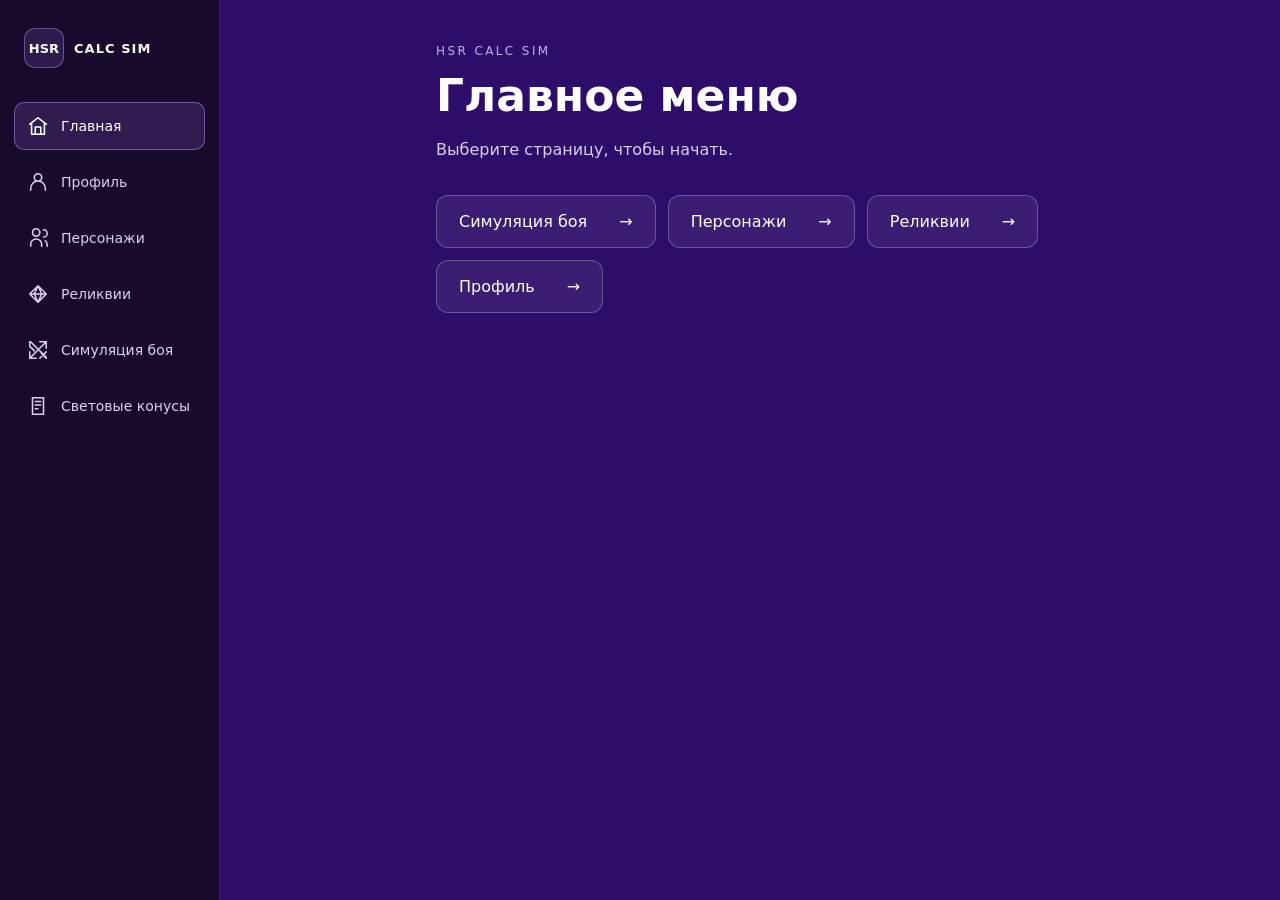
<file: index.html>
<!DOCTYPE html>
<html lang="ru">
<head>
  <meta charset="UTF-8">
  <meta name="viewport" content="width=device-width, initial-scale=1">
  <title>Главная — HSR Calc Sim</title>
  <link rel="stylesheet" href="styles.css">
</head>
<body class="app-body">
  <a class="skip-link" href="#main-content">К содержимому</a>
  <aside class="app-sidebar" aria-label="Меню приложения">
    <a class="sidebar-brand" href="index.html" aria-label="HSR Calc Sim — главная"><span class="brand-mark" aria-hidden="true">HSR</span><span class="sidebar-brand-text">CALC SIM</span></a>
    <nav class="sidebar-nav" aria-label="Страницы">
      <a class="sidebar-link" href="index.html" title="Главная" aria-current="page"><svg viewBox="0 0 24 24" fill="none" stroke="currentColor" stroke-width="1.7" stroke-linecap="round" stroke-linejoin="round" aria-hidden="true"><path d="M3 10 12 3l9 7M5 9v12h14V9M9 21v-8h6v8"/></svg><span class="sidebar-label">Главная</span></a>
      <a class="sidebar-link" href="profile.html" title="Профиль"><svg viewBox="0 0 24 24" fill="none" stroke="currentColor" stroke-width="1.7" stroke-linecap="round" stroke-linejoin="round" aria-hidden="true"><path d="M20 21v-2a8 8 0 0 0-16 0v2M16 7a4 4 0 1 1-8 0 4 4 0 0 1 8 0"/></svg><span class="sidebar-label">Профиль</span></a>
      <a class="sidebar-link" href="characters.html" title="Персонажи"><svg viewBox="0 0 24 24" fill="none" stroke="currentColor" stroke-width="1.7" stroke-linecap="round" stroke-linejoin="round" aria-hidden="true"><path d="M16 21v-2a6 6 0 0 0-12 0v2M14 6a4 4 0 1 1-8 0 4 4 0 0 1 8 0M18 3a4 4 0 0 1 0 8M20 15a6 6 0 0 1 2 4v2"/></svg><span class="sidebar-label">Персонажи</span></a>
      <a class="sidebar-link" href="relics.html" title="Реликвии"><svg viewBox="0 0 24 24" fill="none" stroke="currentColor" stroke-width="1.7" stroke-linecap="round" stroke-linejoin="round" aria-hidden="true"><path d="m12 3 9 9-9 9-9-9 9-9ZM3 12h18M12 3l4 9-4 9-4-9 4-9Z"/></svg><span class="sidebar-label">Реликвии</span></a>
      <a class="sidebar-link" href="sim.html" title="Симуляция боя"><svg viewBox="0 0 24 24" fill="none" stroke="currentColor" stroke-width="1.7" stroke-linecap="round" stroke-linejoin="round" aria-hidden="true"><path d="m4 3 17 17M14 3h7v7M21 3 3 21M3 14v7h7M3 3v5l5 5M16 16l5 5M14 21l7-7"/></svg><span class="sidebar-label">Симуляция боя</span></a>
      <a class="sidebar-link" href="lightcones.html" title="Световые конусы"><svg viewBox="0 0 24 24" fill="none" stroke="currentColor" stroke-width="1.7" stroke-linecap="round" stroke-linejoin="round" aria-hidden="true"><path d="M6 3h12v18H6zM9 7h6M9 11h6M9 15h3"/></svg><span class="sidebar-label">Световые конусы</span></a>
    </nav>
  </aside>
  <main id="main-content" tabindex="-1" class="panel">
    <p class="eyebrow">HSR CALC SIM</p>
    <h1>Главное меню</h1>
    <p class="description">Выберите страницу, чтобы начать.</p>
    <nav aria-label="Главное меню" class="menu">
      <a class="button" href="sim.html">Симуляция боя <span aria-hidden="true">→</span></a>
      <a class="button" href="characters.html">Персонажи <span aria-hidden="true">→</span></a>
      <a class="button" href="relics.html">Реликвии <span aria-hidden="true">→</span></a>
      <a class="button" href="profile.html">Профиль <span aria-hidden="true">→</span></a>
    </nav>
  </main>
</body>
</html>
</file>
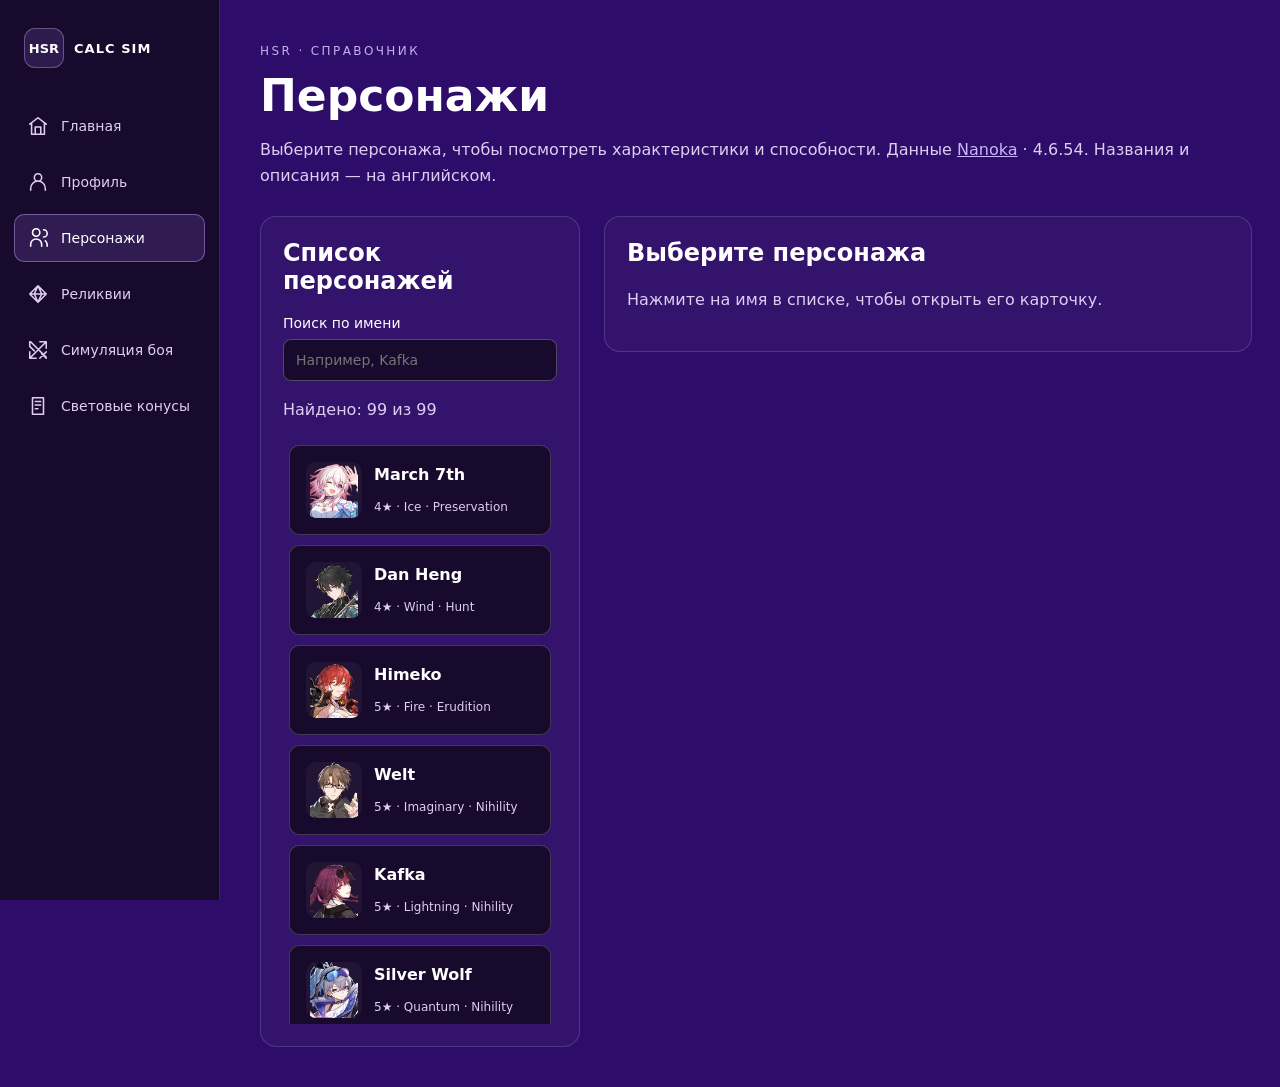
<file: characters.html>
<!DOCTYPE html>
<html lang="ru">
<head>
  <meta charset="UTF-8">
  <meta name="viewport" content="width=device-width, initial-scale=1">
  <title>Персонажи — HSR Calc Sim</title>
  <link rel="stylesheet" href="styles.css">
  <script src="characters.js" defer></script>
  <script src="toughness.js" defer></script>
  <script src="character-icon.js" defer></script>
  <script src="character-details.js" defer></script>
  <script src="character-library.js" defer></script>
</head>
<body class="app-body">
  <a class="skip-link" href="#main-content">К содержимому</a>
  <aside class="app-sidebar" aria-label="Меню приложения">
    <a class="sidebar-brand" href="index.html" aria-label="HSR Calc Sim — главная"><span class="brand-mark" aria-hidden="true">HSR</span><span class="sidebar-brand-text">CALC SIM</span></a>
    <nav class="sidebar-nav" aria-label="Страницы">
      <a class="sidebar-link" href="index.html" title="Главная"><svg viewBox="0 0 24 24" fill="none" stroke="currentColor" stroke-width="1.7" stroke-linecap="round" stroke-linejoin="round" aria-hidden="true"><path d="M3 10 12 3l9 7M5 9v12h14V9M9 21v-8h6v8"/></svg><span class="sidebar-label">Главная</span></a>
      <a class="sidebar-link" href="profile.html" title="Профиль"><svg viewBox="0 0 24 24" fill="none" stroke="currentColor" stroke-width="1.7" stroke-linecap="round" stroke-linejoin="round" aria-hidden="true"><path d="M20 21v-2a8 8 0 0 0-16 0v2M16 7a4 4 0 1 1-8 0 4 4 0 0 1 8 0"/></svg><span class="sidebar-label">Профиль</span></a>
      <a class="sidebar-link" href="characters.html" title="Персонажи" aria-current="page"><svg viewBox="0 0 24 24" fill="none" stroke="currentColor" stroke-width="1.7" stroke-linecap="round" stroke-linejoin="round" aria-hidden="true"><path d="M16 21v-2a6 6 0 0 0-12 0v2M14 6a4 4 0 1 1-8 0 4 4 0 0 1 8 0M18 3a4 4 0 0 1 0 8M20 15a6 6 0 0 1 2 4v2"/></svg><span class="sidebar-label">Персонажи</span></a>
      <a class="sidebar-link" href="relics.html" title="Реликвии"><svg viewBox="0 0 24 24" fill="none" stroke="currentColor" stroke-width="1.7" stroke-linecap="round" stroke-linejoin="round" aria-hidden="true"><path d="m12 3 9 9-9 9-9-9 9-9ZM3 12h18M12 3l4 9-4 9-4-9 4-9Z"/></svg><span class="sidebar-label">Реликвии</span></a>
      <a class="sidebar-link" href="sim.html" title="Симуляция боя"><svg viewBox="0 0 24 24" fill="none" stroke="currentColor" stroke-width="1.7" stroke-linecap="round" stroke-linejoin="round" aria-hidden="true"><path d="m4 3 17 17M14 3h7v7M21 3 3 21M3 14v7h7M3 3v5l5 5M16 16l5 5M14 21l7-7"/></svg><span class="sidebar-label">Симуляция боя</span></a>
      <a class="sidebar-link" href="lightcones.html" title="Световые конусы"><svg viewBox="0 0 24 24" fill="none" stroke="currentColor" stroke-width="1.7" stroke-linecap="round" stroke-linejoin="round" aria-hidden="true"><path d="M6 3h12v18H6zM9 7h6M9 11h6M9 15h3"/></svg><span class="sidebar-label">Световые конусы</span></a>
    </nav>
  </aside>
  <main id="main-content" tabindex="-1" class="panel library-panel">
    <p class="eyebrow">HSR · СПРАВОЧНИК</p>
    <h1>Персонажи</h1>
    <p class="description">Выберите персонажа, чтобы посмотреть характеристики и способности. Данные <a href="https://hsr.nanoka.cc/character" target="_blank" rel="noopener">Nanoka</a> · 4.6.54. Названия и описания — на английском.</p>
    <div class="library-layout">
      <section class="character-list-panel" aria-labelledby="list-heading">
        <h2 id="list-heading">Список персонажей</h2>
        <label class="library-search" for="character-search">Поиск по имени<input id="character-search" type="search" placeholder="Например, Kafka" autocomplete="off"></label>
        <p id="character-count" class="description" role="status"></p>
        <div id="character-list" class="library-list" aria-label="Персонажи"></div>
      </section>
      <section id="character-detail" class="character-detail" aria-labelledby="detail-heading">
        <h2 id="detail-heading">Выберите персонажа</h2>
        <p class="description">Нажмите на имя в списке, чтобы открыть его карточку.</p>
      </section>
    </div>
  </main>
</body>
</html>
</file>
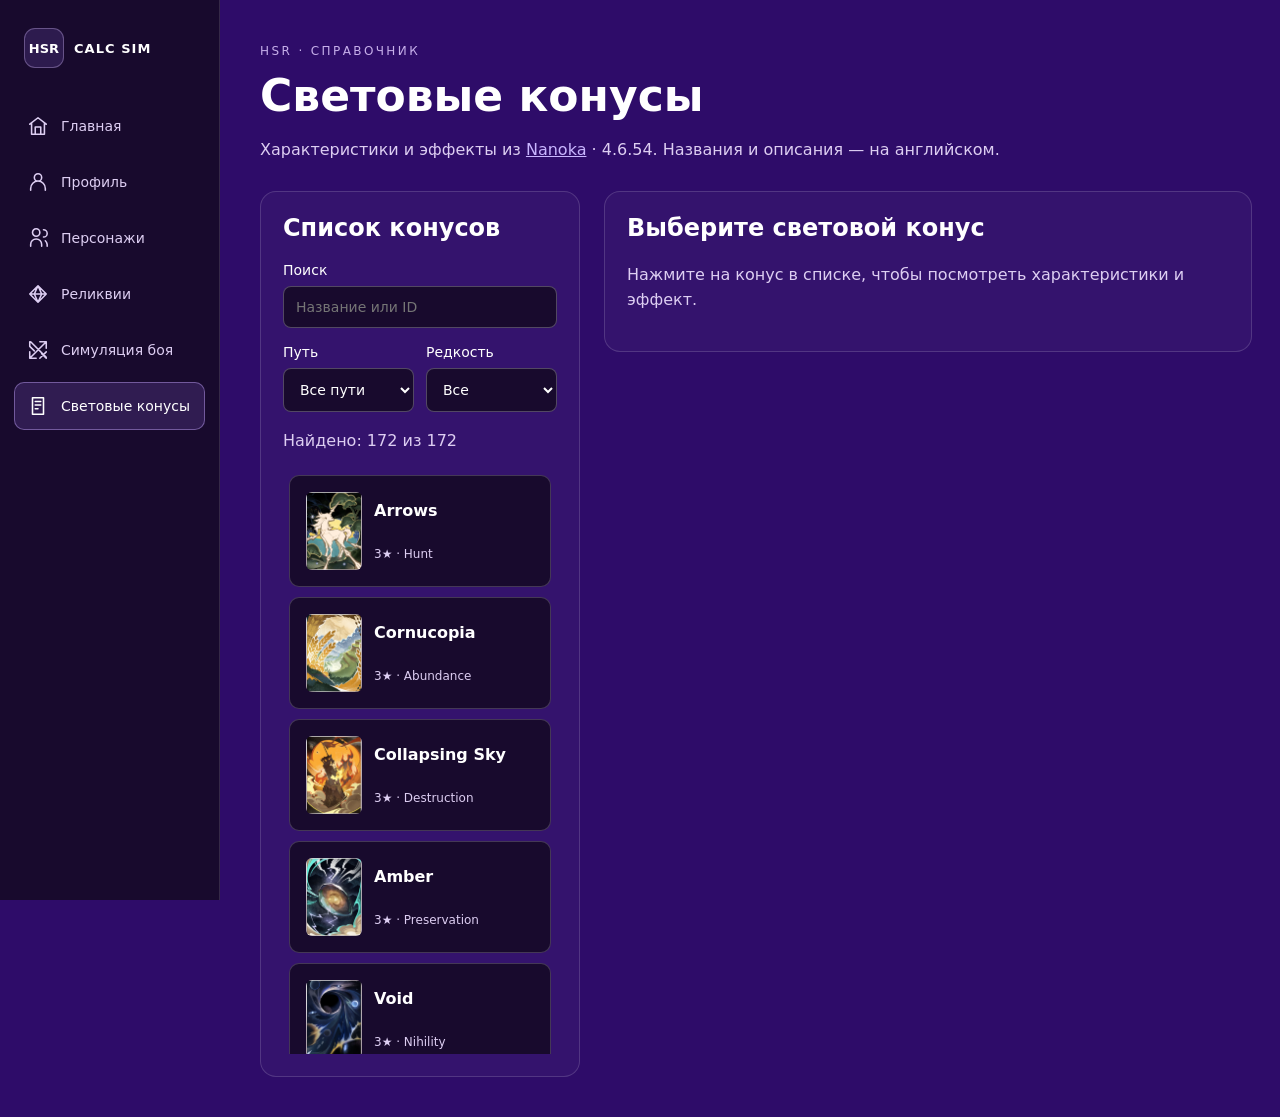
<file: lightcones.html>
<!DOCTYPE html>
<html lang="ru">
<head>
  <meta charset="UTF-8">
  <meta name="viewport" content="width=device-width, initial-scale=1">
  <title>Световые конусы — HSR Calc Sim</title>
  <link rel="stylesheet" href="styles.css">
  <script src="lightcones.js" defer></script>
  <script src="lightcone-library.js" defer></script>
</head>
<body class="app-body">
  <a class="skip-link" href="#main-content">К содержимому</a>
  <aside class="app-sidebar" aria-label="Меню приложения">
    <a class="sidebar-brand" href="index.html" aria-label="HSR Calc Sim — главная"><span class="brand-mark" aria-hidden="true">HSR</span><span class="sidebar-brand-text">CALC SIM</span></a>
    <nav class="sidebar-nav" aria-label="Страницы">
      <a class="sidebar-link" href="index.html" title="Главная"><svg viewBox="0 0 24 24" fill="none" stroke="currentColor" stroke-width="1.7" stroke-linecap="round" stroke-linejoin="round" aria-hidden="true"><path d="M3 10 12 3l9 7M5 9v12h14V9M9 21v-8h6v8"/></svg><span class="sidebar-label">Главная</span></a>
      <a class="sidebar-link" href="profile.html" title="Профиль"><svg viewBox="0 0 24 24" fill="none" stroke="currentColor" stroke-width="1.7" stroke-linecap="round" stroke-linejoin="round" aria-hidden="true"><path d="M20 21v-2a8 8 0 0 0-16 0v2M16 7a4 4 0 1 1-8 0 4 4 0 0 1 8 0"/></svg><span class="sidebar-label">Профиль</span></a>
      <a class="sidebar-link" href="characters.html" title="Персонажи"><svg viewBox="0 0 24 24" fill="none" stroke="currentColor" stroke-width="1.7" stroke-linecap="round" stroke-linejoin="round" aria-hidden="true"><path d="M16 21v-2a6 6 0 0 0-12 0v2M14 6a4 4 0 1 1-8 0 4 4 0 0 1 8 0M18 3a4 4 0 0 1 0 8M20 15a6 6 0 0 1 2 4v2"/></svg><span class="sidebar-label">Персонажи</span></a>
      <a class="sidebar-link" href="relics.html" title="Реликвии"><svg viewBox="0 0 24 24" fill="none" stroke="currentColor" stroke-width="1.7" stroke-linecap="round" stroke-linejoin="round" aria-hidden="true"><path d="m12 3 9 9-9 9-9-9 9-9ZM3 12h18M12 3l4 9-4 9-4-9 4-9Z"/></svg><span class="sidebar-label">Реликвии</span></a>
      <a class="sidebar-link" href="sim.html" title="Симуляция боя"><svg viewBox="0 0 24 24" fill="none" stroke="currentColor" stroke-width="1.7" stroke-linecap="round" stroke-linejoin="round" aria-hidden="true"><path d="m4 3 17 17M14 3h7v7M21 3 3 21M3 14v7h7M3 3v5l5 5M16 16l5 5M14 21l7-7"/></svg><span class="sidebar-label">Симуляция боя</span></a>
      <a class="sidebar-link" href="lightcones.html" title="Световые конусы" aria-current="page"><svg viewBox="0 0 24 24" fill="none" stroke="currentColor" stroke-width="1.7" stroke-linecap="round" stroke-linejoin="round" aria-hidden="true"><path d="M6 3h12v18H6zM9 7h6M9 11h6M9 15h3"/></svg><span class="sidebar-label">Световые конусы</span></a>
    </nav>
  </aside>
  <main id="main-content" tabindex="-1" class="panel library-panel">
    <p class="eyebrow">HSR · СПРАВОЧНИК</p>
    <h1>Световые конусы</h1>
    <p class="description">Характеристики и эффекты из <a href="https://hsr.nanoka.cc/lightcone" target="_blank" rel="noopener">Nanoka</a> · 4.6.54. Названия и описания — на английском.</p>
    <div class="library-layout">
      <section class="character-list-panel" aria-labelledby="lightcone-list-heading">
        <h2 id="lightcone-list-heading">Список конусов</h2>
        <label class="library-search">Поиск<input id="lightcone-search" type="search" placeholder="Название или ID" autocomplete="off"></label>
        <div class="lightcone-filters">
          <label class="library-search">Путь<select id="lightcone-path"><option value="">Все пути</option></select></label>
          <label class="library-search">Редкость<select id="lightcone-rarity"><option value="">Все</option><option value="5">5★</option><option value="4">4★</option><option value="3">3★</option></select></label>
        </div>
        <p id="lightcone-count" class="description" role="status"></p>
        <div id="lightcone-list" class="library-list" aria-label="Световые конусы"></div>
      </section>
      <section id="lightcone-detail" class="character-detail" aria-labelledby="lightcone-detail-heading">
        <h2 id="lightcone-detail-heading">Выберите световой конус</h2>
        <p class="description">Нажмите на конус в списке, чтобы посмотреть характеристики и эффект.</p>
      </section>
    </div>
  </main>
</body>
</html>
</file>
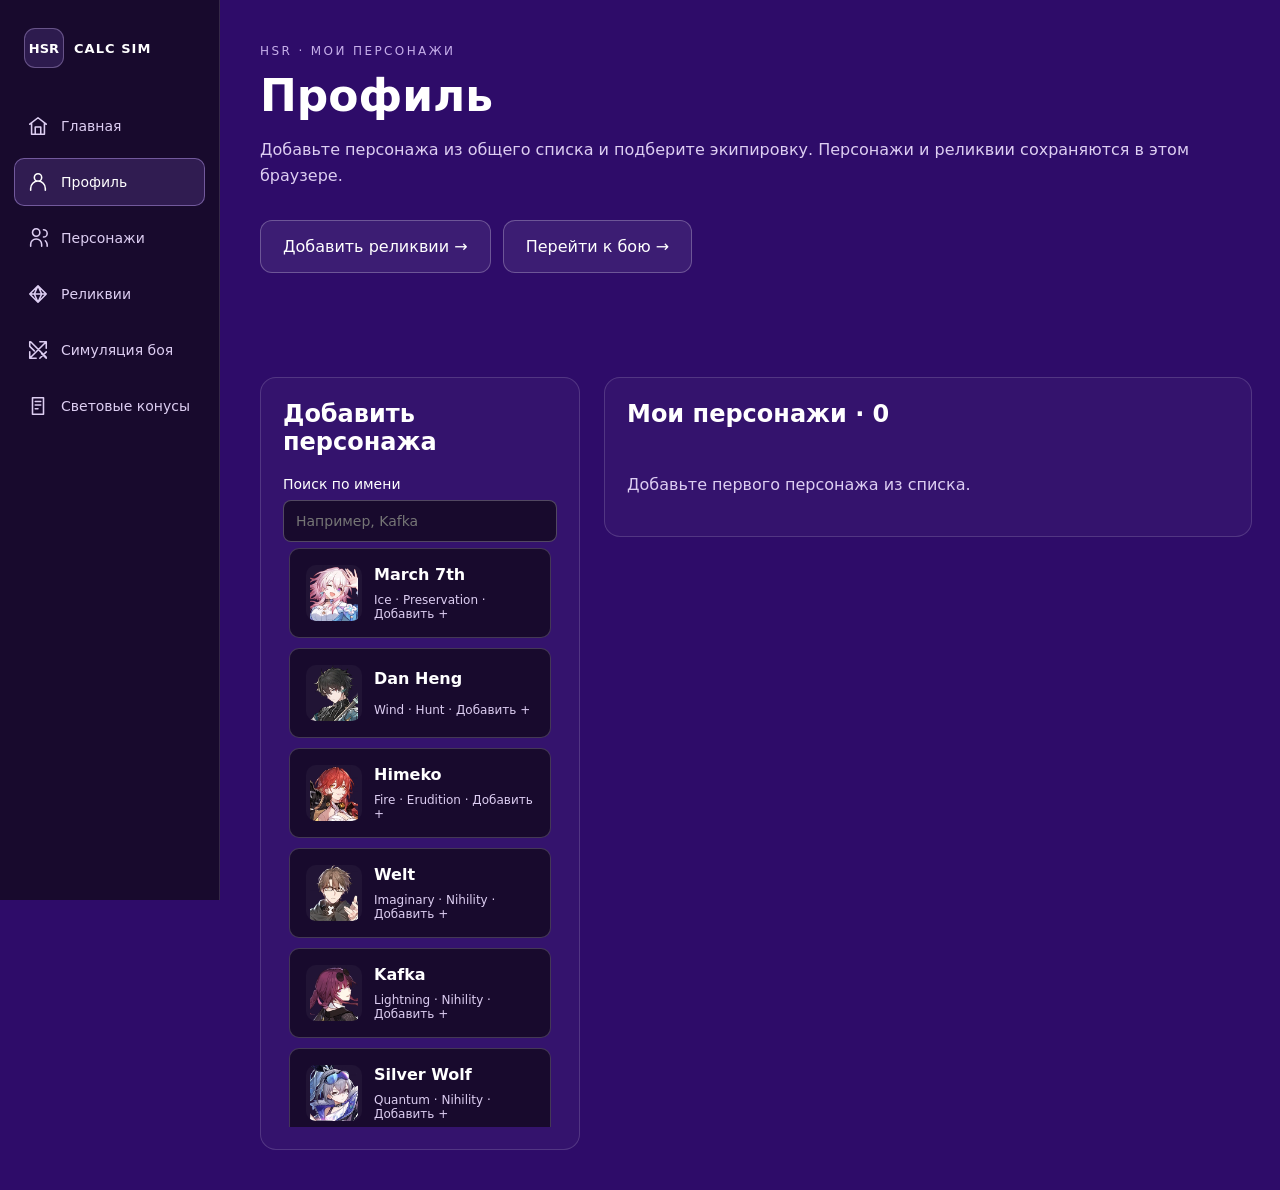
<file: profile.html>
<!DOCTYPE html>
<html lang="ru">
<head>
  <meta charset="UTF-8">
  <meta name="viewport" content="width=device-width, initial-scale=1">
  <title>Профиль — HSR Calc Sim</title>
  <link rel="stylesheet" href="styles.css">
  <script src="characters.js" defer></script>
  <script src="character-icon.js" defer></script>
  <script src="relics.js" defer></script>
  <script src="relic-model.js" defer></script>
  <script src="profile-model.js" defer></script>
  <script src="profile.js" defer></script>
</head>
<body class="app-body">
  <a class="skip-link" href="#main-content">К содержимому</a>
  <aside class="app-sidebar" aria-label="Меню приложения">
    <a class="sidebar-brand" href="index.html" aria-label="HSR Calc Sim — главная"><span class="brand-mark" aria-hidden="true">HSR</span><span class="sidebar-brand-text">CALC SIM</span></a>
    <nav class="sidebar-nav" aria-label="Страницы">
      <a class="sidebar-link" href="index.html" title="Главная"><svg viewBox="0 0 24 24" fill="none" stroke="currentColor" stroke-width="1.7" stroke-linecap="round" stroke-linejoin="round" aria-hidden="true"><path d="M3 10 12 3l9 7M5 9v12h14V9M9 21v-8h6v8"/></svg><span class="sidebar-label">Главная</span></a>
      <a class="sidebar-link" href="profile.html" title="Профиль" aria-current="page"><svg viewBox="0 0 24 24" fill="none" stroke="currentColor" stroke-width="1.7" stroke-linecap="round" stroke-linejoin="round" aria-hidden="true"><path d="M20 21v-2a8 8 0 0 0-16 0v2M16 7a4 4 0 1 1-8 0 4 4 0 0 1 8 0"/></svg><span class="sidebar-label">Профиль</span></a>
      <a class="sidebar-link" href="characters.html" title="Персонажи"><svg viewBox="0 0 24 24" fill="none" stroke="currentColor" stroke-width="1.7" stroke-linecap="round" stroke-linejoin="round" aria-hidden="true"><path d="M16 21v-2a6 6 0 0 0-12 0v2M14 6a4 4 0 1 1-8 0 4 4 0 0 1 8 0M18 3a4 4 0 0 1 0 8M20 15a6 6 0 0 1 2 4v2"/></svg><span class="sidebar-label">Персонажи</span></a>
      <a class="sidebar-link" href="relics.html" title="Реликвии"><svg viewBox="0 0 24 24" fill="none" stroke="currentColor" stroke-width="1.7" stroke-linecap="round" stroke-linejoin="round" aria-hidden="true"><path d="m12 3 9 9-9 9-9-9 9-9ZM3 12h18M12 3l4 9-4 9-4-9 4-9Z"/></svg><span class="sidebar-label">Реликвии</span></a>
      <a class="sidebar-link" href="sim.html" title="Симуляция боя"><svg viewBox="0 0 24 24" fill="none" stroke="currentColor" stroke-width="1.7" stroke-linecap="round" stroke-linejoin="round" aria-hidden="true"><path d="m4 3 17 17M14 3h7v7M21 3 3 21M3 14v7h7M3 3v5l5 5M16 16l5 5M14 21l7-7"/></svg><span class="sidebar-label">Симуляция боя</span></a>
      <a class="sidebar-link" href="lightcones.html" title="Световые конусы"><svg viewBox="0 0 24 24" fill="none" stroke="currentColor" stroke-width="1.7" stroke-linecap="round" stroke-linejoin="round" aria-hidden="true"><path d="M6 3h12v18H6zM9 7h6M9 11h6M9 15h3"/></svg><span class="sidebar-label">Световые конусы</span></a>
    </nav>
  </aside>
  <main id="main-content" tabindex="-1" class="panel library-panel">
    <p class="eyebrow">HSR · МОИ ПЕРСОНАЖИ</p>
    <h1>Профиль</h1>
    <p class="description">Добавьте персонажа из общего списка и подберите экипировку. Персонажи и реликвии сохраняются в этом браузере.</p>
    <nav class="menu" aria-label="Подготовка к бою">
      <a class="button" href="relics.html">Добавить реликвии →</a>
      <a class="button" href="sim.html">Перейти к бою →</a>
    </nav>
    <p id="profile-status" class="status" role="status"></p>
    <div class="library-layout">
      <section class="character-list-panel" aria-labelledby="profile-catalog-heading">
        <h2 id="profile-catalog-heading">Добавить персонажа</h2>
        <label class="library-search">Поиск по имени<input id="profile-search" type="search" placeholder="Например, Kafka" autocomplete="off"></label>
        <div id="profile-catalog" class="library-list" aria-label="Общий список персонажей"></div>
      </section>
      <section class="character-detail" aria-labelledby="profile-owned-heading">
        <h2 id="profile-owned-heading">Мои персонажи · <span id="profile-count">0</span></h2>
        <div id="profile-list" class="profile-list" aria-label="Персонажи профиля"></div>
        <div id="profile-detail"></div>
      </section>
    </div>
  </main>
</body>
</html>
</file>
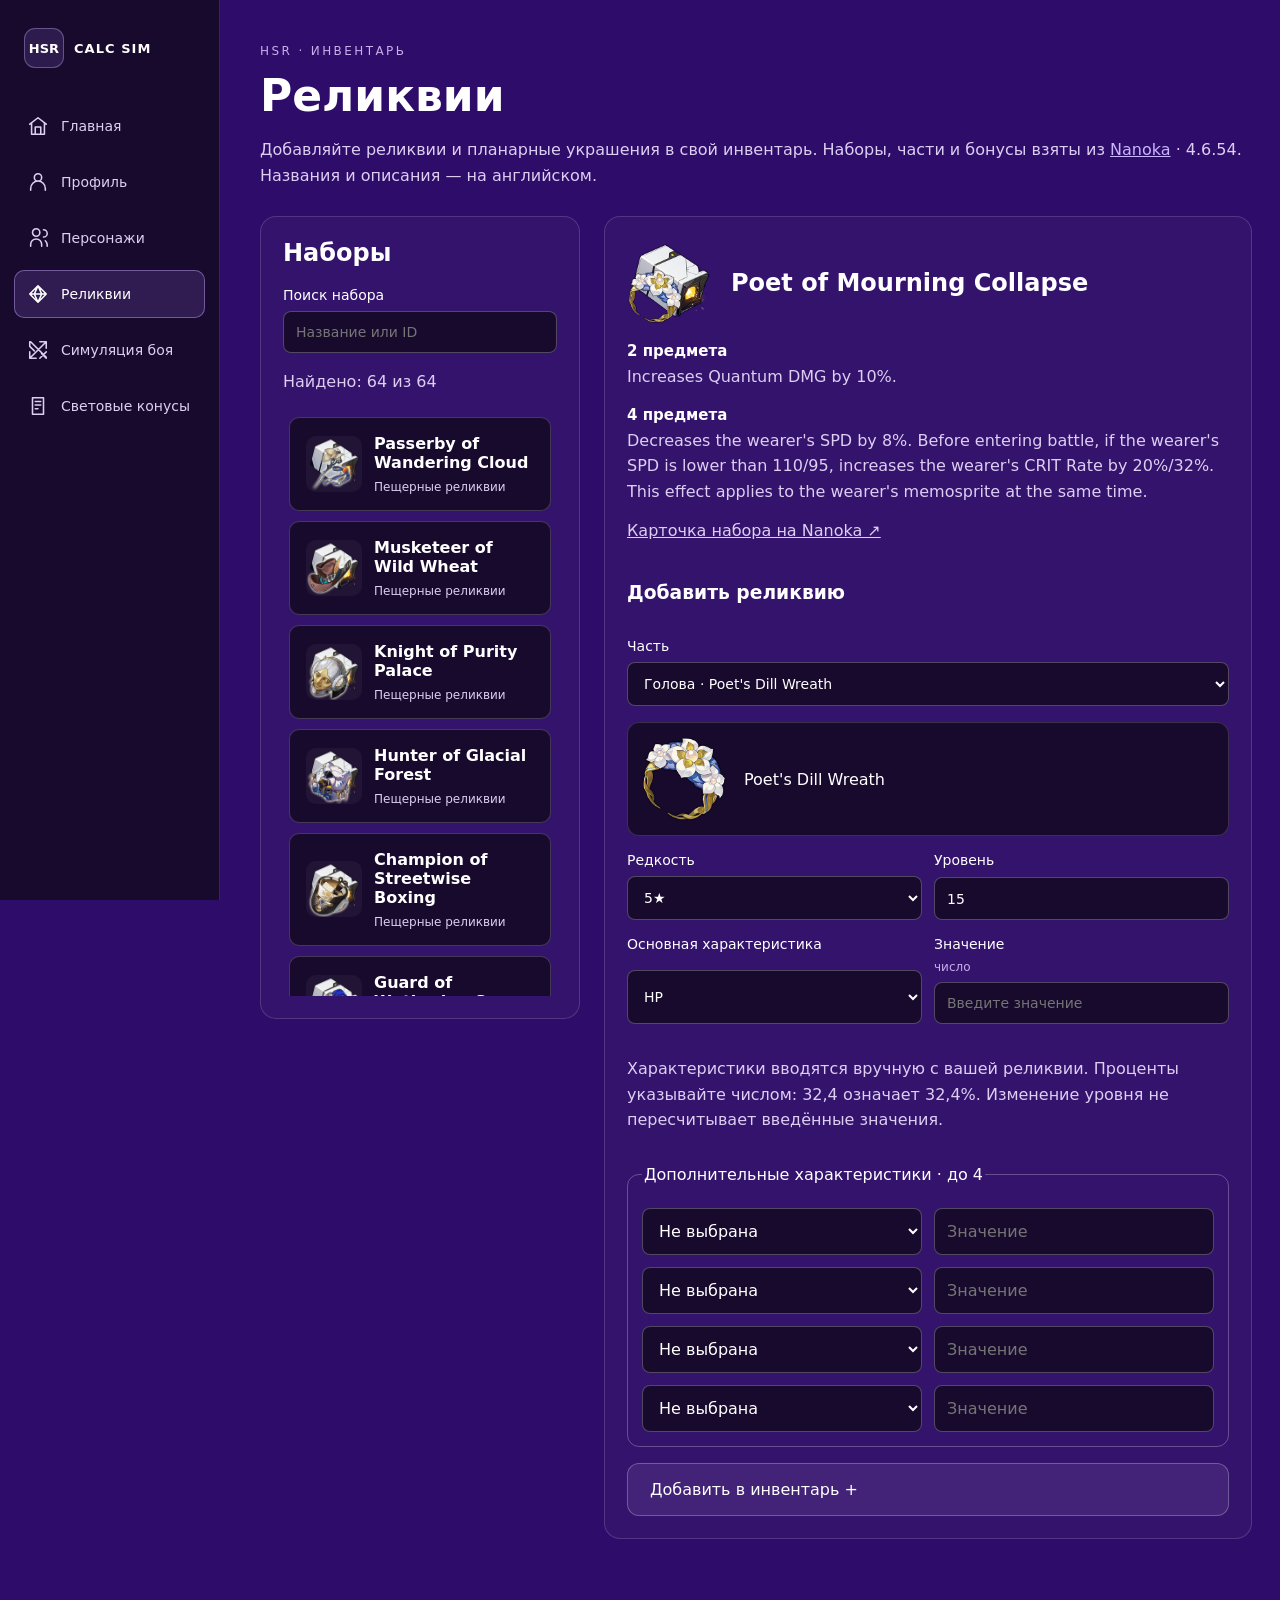
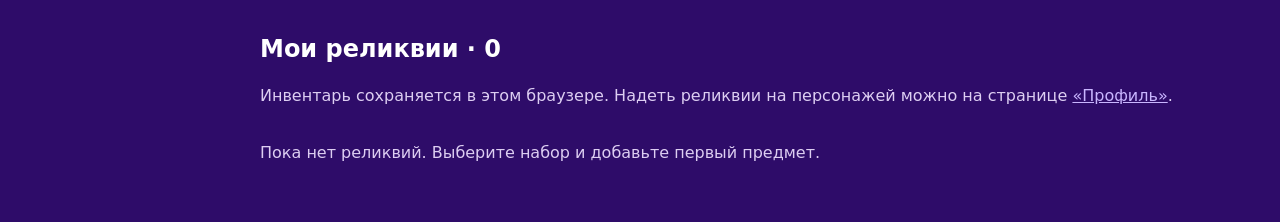
<file: relics.html>
<!DOCTYPE html>
<html lang="ru">
<head>
  <meta charset="UTF-8">
  <meta name="viewport" content="width=device-width, initial-scale=1">
  <title>Реликвии — HSR Calc Sim</title>
  <link rel="stylesheet" href="styles.css">
  <script src="relics.js" defer></script>
  <script src="relic-model.js" defer></script>
  <script src="relic-library.js" defer></script>
</head>
<body class="app-body">
  <a class="skip-link" href="#main-content">К содержимому</a>
  <aside class="app-sidebar" aria-label="Меню приложения">
    <a class="sidebar-brand" href="index.html" aria-label="HSR Calc Sim — главная"><span class="brand-mark" aria-hidden="true">HSR</span><span class="sidebar-brand-text">CALC SIM</span></a>
    <nav class="sidebar-nav" aria-label="Страницы">
      <a class="sidebar-link" href="index.html" title="Главная"><svg viewBox="0 0 24 24" fill="none" stroke="currentColor" stroke-width="1.7" stroke-linecap="round" stroke-linejoin="round" aria-hidden="true"><path d="M3 10 12 3l9 7M5 9v12h14V9M9 21v-8h6v8"/></svg><span class="sidebar-label">Главная</span></a>
      <a class="sidebar-link" href="profile.html" title="Профиль"><svg viewBox="0 0 24 24" fill="none" stroke="currentColor" stroke-width="1.7" stroke-linecap="round" stroke-linejoin="round" aria-hidden="true"><path d="M20 21v-2a8 8 0 0 0-16 0v2M16 7a4 4 0 1 1-8 0 4 4 0 0 1 8 0"/></svg><span class="sidebar-label">Профиль</span></a>
      <a class="sidebar-link" href="characters.html" title="Персонажи"><svg viewBox="0 0 24 24" fill="none" stroke="currentColor" stroke-width="1.7" stroke-linecap="round" stroke-linejoin="round" aria-hidden="true"><path d="M16 21v-2a6 6 0 0 0-12 0v2M14 6a4 4 0 1 1-8 0 4 4 0 0 1 8 0M18 3a4 4 0 0 1 0 8M20 15a6 6 0 0 1 2 4v2"/></svg><span class="sidebar-label">Персонажи</span></a>
      <a class="sidebar-link" href="relics.html" title="Реликвии" aria-current="page"><svg viewBox="0 0 24 24" fill="none" stroke="currentColor" stroke-width="1.7" stroke-linecap="round" stroke-linejoin="round" aria-hidden="true"><path d="m12 3 9 9-9 9-9-9 9-9ZM3 12h18M12 3l4 9-4 9-4-9 4-9Z"/></svg><span class="sidebar-label">Реликвии</span></a>
      <a class="sidebar-link" href="sim.html" title="Симуляция боя"><svg viewBox="0 0 24 24" fill="none" stroke="currentColor" stroke-width="1.7" stroke-linecap="round" stroke-linejoin="round" aria-hidden="true"><path d="m4 3 17 17M14 3h7v7M21 3 3 21M3 14v7h7M3 3v5l5 5M16 16l5 5M14 21l7-7"/></svg><span class="sidebar-label">Симуляция боя</span></a>
      <a class="sidebar-link" href="lightcones.html" title="Световые конусы"><svg viewBox="0 0 24 24" fill="none" stroke="currentColor" stroke-width="1.7" stroke-linecap="round" stroke-linejoin="round" aria-hidden="true"><path d="M6 3h12v18H6zM9 7h6M9 11h6M9 15h3"/></svg><span class="sidebar-label">Световые конусы</span></a>
    </nav>
  </aside>
  <main id="main-content" tabindex="-1" class="panel library-panel">
    <p class="eyebrow">HSR · ИНВЕНТАРЬ</p>
    <h1>Реликвии</h1>
    <p class="description">Добавляйте реликвии и планарные украшения в свой инвентарь. Наборы, части и бонусы взяты из <a href="https://hsr.nanoka.cc/relic/124" target="_blank" rel="noopener">Nanoka</a> · 4.6.54. Названия и описания — на английском.</p>
    <div class="library-layout">
      <section class="character-list-panel" aria-labelledby="sets-heading">
        <h2 id="sets-heading">Наборы</h2>
        <label class="library-search">Поиск набора<input id="relic-search" type="search" placeholder="Название или ID" autocomplete="off"></label>
        <p id="relic-set-count" class="description" role="status"></p>
        <div id="relic-set-list" class="library-list" aria-label="Наборы реликвий"></div>
      </section>
      <section class="character-detail" aria-labelledby="relic-set-heading">
        <div class="relic-set-header"><div id="relic-set-image"></div><h2 id="relic-set-heading"></h2></div>
        <div id="relic-bonuses"></div>
        <a id="relic-source" class="back" target="_blank" rel="noopener">Карточка набора на Nanoka ↗</a>
        <form id="relic-form" class="relic-form">
          <h3>Добавить реликвию</h3>
          <label>Часть<select id="relic-part" required></select></label>
          <div id="relic-part-preview" class="relic-part-preview" aria-live="polite"></div>
          <div class="relic-form-row">
            <label>Редкость<select id="relic-rarity"><option value="5">5★</option><option value="4">4★</option><option value="3">3★</option></select></label>
            <label>Уровень<input id="relic-level" type="number" min="0" max="15" step="1" value="15" required></label>
          </div>
          <div class="relic-form-row">
            <label>Основная характеристика<select id="relic-main-stat" required></select></label>
            <label>Значение<span id="relic-main-unit"></span><input id="relic-main-value" type="number" min="0.001" step="any" placeholder="Введите значение" required></label>
          </div>
          <p class="description">Характеристики вводятся вручную с вашей реликвии. Проценты указывайте числом: 32,4 означает 32,4%. Изменение уровня не пересчитывает введённые значения.</p>
          <fieldset class="relic-substats"><legend>Дополнительные характеристики · до 4</legend><div id="relic-substats"></div></fieldset>
          <button class="button" id="add-relic" type="submit">Добавить в инвентарь +</button>
        </form>
      </section>
    </div>
    <p id="relic-status" class="status" role="status"></p>
    <section aria-labelledby="inventory-heading">
      <h2 id="inventory-heading">Мои реликвии · <span id="relic-count">0</span></h2>
      <p class="description">Инвентарь сохраняется в этом браузере. Надеть реликвии на персонажей можно на странице <a href="profile.html">«Профиль»</a>.</p>
      <div id="relic-inventory" class="relic-inventory"></div>
    </section>
  </main>
</body>
</html>
</file>
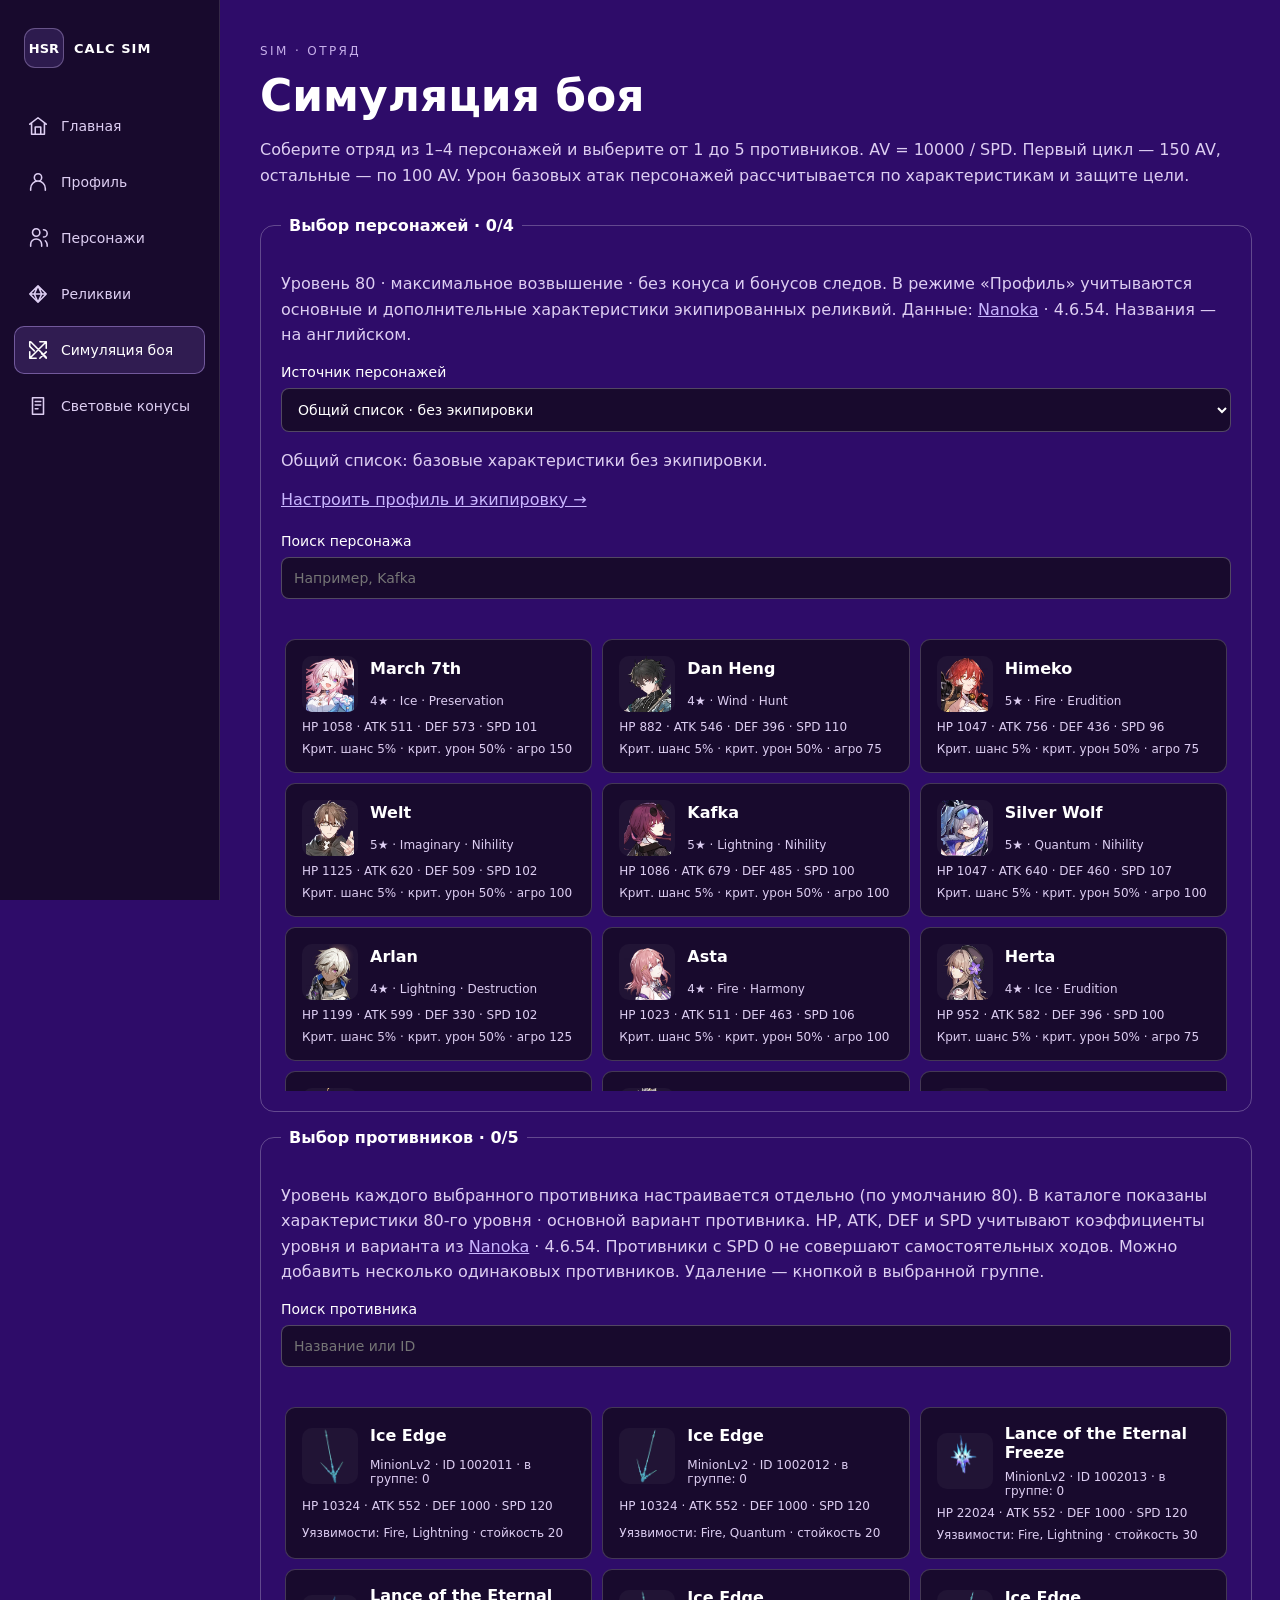
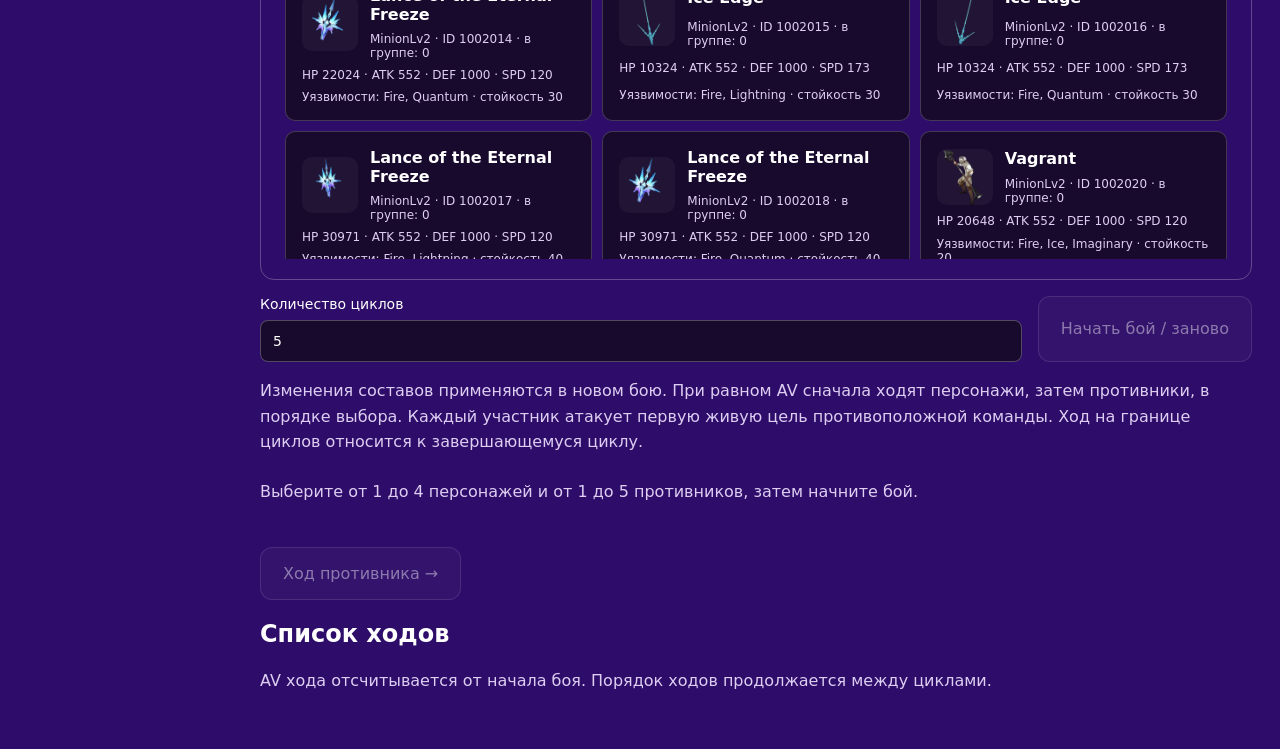
<file: sim.html>
<!DOCTYPE html>
<html lang="ru">
<head>
  <meta charset="UTF-8">
  <meta name="viewport" content="width=device-width, initial-scale=1">
  <title>Симуляция боя — HSR Calc Sim</title>
  <link rel="stylesheet" href="styles.css">
  <script src="characters.js" defer></script>
  <script src="toughness.js" defer></script>
  <script src="character-icon.js" defer></script>
  <script src="monsters.js" defer></script>
  <script src="monster-levels.js" defer></script>
  <script src="monster-model.js" defer></script>
  <script src="relics.js" defer></script>
  <script src="relic-model.js" defer></script>
  <script src="profile-model.js" defer></script>
  <script src="character-details.js" defer></script>
  <script src="battle.js" defer></script>
  <script src="damage.js" defer></script>
  <script src="sim.js" defer></script>
</head>
<body class="app-body">
  <a class="skip-link" href="#main-content">К содержимому</a>
  <aside class="app-sidebar" aria-label="Меню приложения">
    <a class="sidebar-brand" href="index.html" aria-label="HSR Calc Sim — главная"><span class="brand-mark" aria-hidden="true">HSR</span><span class="sidebar-brand-text">CALC SIM</span></a>
    <nav class="sidebar-nav" aria-label="Страницы">
      <a class="sidebar-link" href="index.html" title="Главная"><svg viewBox="0 0 24 24" fill="none" stroke="currentColor" stroke-width="1.7" stroke-linecap="round" stroke-linejoin="round" aria-hidden="true"><path d="M3 10 12 3l9 7M5 9v12h14V9M9 21v-8h6v8"/></svg><span class="sidebar-label">Главная</span></a>
      <a class="sidebar-link" href="profile.html" title="Профиль"><svg viewBox="0 0 24 24" fill="none" stroke="currentColor" stroke-width="1.7" stroke-linecap="round" stroke-linejoin="round" aria-hidden="true"><path d="M20 21v-2a8 8 0 0 0-16 0v2M16 7a4 4 0 1 1-8 0 4 4 0 0 1 8 0"/></svg><span class="sidebar-label">Профиль</span></a>
      <a class="sidebar-link" href="characters.html" title="Персонажи"><svg viewBox="0 0 24 24" fill="none" stroke="currentColor" stroke-width="1.7" stroke-linecap="round" stroke-linejoin="round" aria-hidden="true"><path d="M16 21v-2a6 6 0 0 0-12 0v2M14 6a4 4 0 1 1-8 0 4 4 0 0 1 8 0M18 3a4 4 0 0 1 0 8M20 15a6 6 0 0 1 2 4v2"/></svg><span class="sidebar-label">Персонажи</span></a>
      <a class="sidebar-link" href="relics.html" title="Реликвии"><svg viewBox="0 0 24 24" fill="none" stroke="currentColor" stroke-width="1.7" stroke-linecap="round" stroke-linejoin="round" aria-hidden="true"><path d="m12 3 9 9-9 9-9-9 9-9ZM3 12h18M12 3l4 9-4 9-4-9 4-9Z"/></svg><span class="sidebar-label">Реликвии</span></a>
      <a class="sidebar-link" href="sim.html" title="Симуляция боя" aria-current="page"><svg viewBox="0 0 24 24" fill="none" stroke="currentColor" stroke-width="1.7" stroke-linecap="round" stroke-linejoin="round" aria-hidden="true"><path d="m4 3 17 17M14 3h7v7M21 3 3 21M3 14v7h7M3 3v5l5 5M16 16l5 5M14 21l7-7"/></svg><span class="sidebar-label">Симуляция боя</span></a>
      <a class="sidebar-link" href="lightcones.html" title="Световые конусы"><svg viewBox="0 0 24 24" fill="none" stroke="currentColor" stroke-width="1.7" stroke-linecap="round" stroke-linejoin="round" aria-hidden="true"><path d="M6 3h12v18H6zM9 7h6M9 11h6M9 15h3"/></svg><span class="sidebar-label">Световые конусы</span></a>
    </nav>
  </aside>
  <main id="main-content" tabindex="-1" class="panel sim-panel">
    <p class="eyebrow">SIM · ОТРЯД</p>
    <h1>Симуляция боя</h1>
    <p class="description">Соберите отряд из 1–4 персонажей и выберите от 1 до 5 противников. AV = 10000 / SPD. Первый цикл — 150 AV, остальные — по 100 AV. Урон базовых атак персонажей рассчитывается по характеристикам и защите цели.</p>
    <form id="setup" class="setup">
      <fieldset class="roster"><legend>Выбор персонажей · <span id="team-count">0/4</span></legend>
        <p class="description">Уровень 80 · максимальное возвышение · без конуса и бонусов следов. В режиме «Профиль» учитываются основные и дополнительные характеристики экипированных реликвий. Данные: <a href="https://hsr.nanoka.cc/character" target="_blank" rel="noopener">Nanoka</a> · 4.6.54. Названия — на английском.</p>
        <label>Источник персонажей<select id="character-source"><option value="profile">Профиль · с экипировкой</option><option value="all">Общий список · без экипировки</option></select></label>
        <p id="character-source-description" class="description"></p>
        <a class="back" href="profile.html">Настроить профиль и экипировку →</a>
        <label>Поиск персонажа<input id="search" type="search" placeholder="Например, Kafka" autocomplete="off"></label>
        <div id="selected-team" aria-label="Выбранный отряд"></div>
        <div id="characters" class="character-grid"></div>
      </fieldset>
      <fieldset class="roster"><legend>Выбор противников · <span id="enemy-count">0/5</span></legend>
        <p class="description">Уровень каждого выбранного противника настраивается отдельно (по умолчанию 80). В каталоге показаны характеристики 80-го уровня · основной вариант противника. HP, ATK, DEF и SPD учитывают коэффициенты уровня и варианта из <a href="https://hsr.nanoka.cc/monster" target="_blank" rel="noopener">Nanoka</a> · 4.6.54. Противники с SPD 0 не совершают самостоятельных ходов. Можно добавить несколько одинаковых противников. Удаление — кнопкой в выбранной группе.</p>
        <label>Поиск противника<input id="monster-search" type="search" placeholder="Название или ID" autocomplete="off"></label>
        <div id="selected-enemies" aria-label="Выбранные противники"></div>
        <div id="monsters" class="character-grid"></div>
      </fieldset>
      <label>Количество циклов<input id="cycles" type="number" min="1" max="100" step="1" value="5" required></label>
      <button class="button" id="start" type="submit" disabled>Начать бой / заново</button>
    </form>
    <p class="description">Изменения составов применяются в новом бою. При равном AV сначала ходят персонажи, затем противники, в порядке выбора. Каждый участник атакует первую живую цель противоположной команды. Ход на границе циклов относится к завершающемуся циклу.</p>
    <section class="arena" aria-label="Бой отряда с противниками" hidden>
      <div id="allies" class="allies"></div><div id="enemies" class="enemies"></div>
    </section>
    <p class="status" role="status">Выберите от 1 до 4 персонажей и от 1 до 5 противников, затем начните бой.</p>
    <section id="battle-actions" hidden aria-label="Действия в бою">
      <p id="action-prompt" class="description" role="status"></p>
      <p id="damage-preview" class="description" aria-live="polite"></p>
      <p id="toughness-preview" class="description" aria-live="polite"></p>
      <div class="attack-actions" role="group" aria-label="Атаки персонажа">
        <button class="button" id="basic-attack" type="button" disabled>Базовая атака</button>
        <button class="button" id="skill" type="button" disabled title="Пока недоступно">Способность</button>
        <button class="button" id="ultimate" type="button" disabled title="Пока недоступно">Сверхспособность</button>
      </div>
      <p class="description">Базовая атака: урон по формуле с учётом экипировки, критов и защиты цели; снижение стойкости при совпадении стихии с уязвимостью. Способность и сверхспособность пока недоступны.</p>
      <details class="toughness-formula"><summary>Расчёт урона HP</summary>
        <p class="description">База = характеристика (ATK, HP или DEF) × коэффициент базовой атаки 6-го уровня + добавочный урон.</p>
        <p class="description">Урон = база × исходный множитель × крит × бонус урона × ослабление × защита × сопротивление × уязвимость × снижение входящего урона × состояние стойкости.</p>
        <p class="description">Защита = (200 + 10 × уровень атакующего) / (эффективная DEF цели + 200 + 10 × уровень атакующего). Сопротивление = 1 − (RES − пробивание RES). Крит = 1 + крит. урон при успешном броске. При непустой стойкости цели действует множитель 0,9; после пробития — 1.</p>
        <p class="description">Формула: <a href="https://honkai-star-rail.fandom.com/wiki/Damage" target="_blank" rel="noopener">HSR Wiki · Damage</a>. Проценты и характеристики реликвий учитываются из профиля. Многоударные атаки пока считаются суммарно с одним броском крита на цель. Урон пробития, урон Радости и дополнительные эффекты навыков не подключены; атаки противников пока снимают 1 HP.</p>
      </details>
      <details class="toughness-formula"><summary>Расчёт снижения стойкости</summary>
        <p class="description">(Базовое снижение + добавка) × (1 + бонус снижения) × (1 + эффективность пробития + уязвимость к стойкости) × множитель способности.</p>
        <p class="description">SPD берётся из итоговых характеристик персонажа с округлением дробной части от 0,6 вверх и определяет частоту ходов. Скорость, ATK и эффект пробития не увеличивают снижение стойкости за удар. Эффективность пробития учитывается отдельно. Сам урон стойкости не округляется по правилу скорости.</p>
        <p class="description">Без бонусов обычная базовая атака снимает 10 стойкости. Стойкость противников и способностей приведена к единицам <a href="https://honkai-star-rail.fandom.com/wiki/Toughness#Toughness_Reduction_Formula" target="_blank" rel="noopener">HSR Wiki</a>: исходные данные Nanoka делятся на 3. При нулевой стойкости дальнейшего снижения нет.</p>
      </details>
    </section>
    <button class="button" id="next" type="button" disabled>Ход противника →</button>
    <section aria-labelledby="turns-heading">
      <h2 id="turns-heading">Список ходов</h2>
      <p class="description">AV хода отсчитывается от начала боя. Порядок ходов продолжается между циклами.</p>
      <div id="turns"></div>
    </section>
  </main>
</body>
</html>
</file>
<file: styles.css>
:root {
  color-scheme: dark;
  font-family: system-ui, sans-serif;
  color: #fff;
  background: #2e0c69;
}
* { box-sizing: border-box; }
body {
  margin: 0;
  min-height: 100vh;
  display: grid;
  place-items: center;
  padding: 24px;
}
.panel { width: min(100%, 640px); }
.eyebrow { color: #c6afea; font-size: 12px; letter-spacing: .2em; }
h1 { margin: 12px 0; font-size: clamp(30px, 6vw, 44px); }
.description, .status { color: #ddcef2; line-height: 1.6; }
.menu { margin-top: 32px; }
.button {
  display: inline-flex;
  align-items: center;
  justify-content: space-between;
  gap: 32px;
  padding: 16px 22px;
  border: 1px solid #ffffff40;
  border-radius: 12px;
  background: #ffffff12;
  color: #fff;
  text-decoration: none;
  font: inherit;
  cursor: pointer;
}
.button:hover { background: #ffffff24; }
a:focus-visible, button:focus-visible { outline: 3px solid #9af1b0; outline-offset: 5px; }
.back { color: #ddcef2; display: inline-block; margin-bottom: 24px; }
.arena {
  display: flex;
  justify-content: space-around;
  gap: 24px;
  padding: 44px 16px;
  margin-top: 28px;
  border: 1px solid #ffffff26;
  border-radius: 20px;
  background: #ffffff08;
}
.fighter { width: 160px; text-align: center; }
.health {
  position: relative;
  height: 26px;
  border-radius: 7px;
  overflow: hidden;
  background: #180a2d;
}
.health-fill { height: 100%; width: 100%; background: #38c96a; transition: width .25s; }
.health-value { position: absolute; inset: 0; display: grid; place-items: center; color: #071b0d; font-size: 13px; font-weight: 750; text-shadow: 0 0 4px #fff; }
.circle { width: 56px; height: 56px; margin: 28px auto 16px; border-radius: 50%; }
.white { background: #fff; box-shadow: 0 0 25px #ffffff24; }
.red { background: #f03b4d; box-shadow: 0 0 25px #f03b4d30; }
.fighter-name { font-size: 14px; color: #ddcef2; }
.fighter.attacking .circle { animation: attack .35s ease-in-out; }
.fighter:last-child.attacking .circle { animation-name: attack-left; }
.fighter.hit .circle { animation: hit .35s ease-in-out; }
.status { min-height: 52px; margin: 24px 0 16px; }
@keyframes attack { 50% { transform: translateX(18px); } }
@keyframes attack-left { 50% { transform: translateX(-18px); } }
@keyframes hit { 50% { opacity: .35; transform: scale(.9); } }
@media (prefers-reduced-motion: reduce) {
  *, *::before, *::after { animation: none !important; transition: none !important; }
}
.setup { display: flex; flex-wrap: wrap; gap: 16px; margin: 28px 0 16px; }
.setup label { display: grid; gap: 8px; flex: 1 1 160px; font-size: 14px; }
.setup input { width: 100%; padding: 12px; border: 1px solid #ffffff40; border-radius: 8px; background: #180a2d; color: white; font: inherit; }
.setup input:focus-visible { outline: 3px solid #9af1b0; outline-offset: 3px; }
.button:disabled { opacity: .45; cursor: default; }
.fighter-stats { font-size: 12px; color: #ddcef2; }
#turns { display: grid; gap: 12px; }
.cycle { border: 1px solid #ffffff26; border-radius: 12px; padding: 16px; }
.cycle h3 { margin: 0 0 12px; font-size: 15px; }
.cycle ol { margin: 0; padding-left: 28px; }
.cycle li { padding: 8px; border-radius: 6px; font-size: 14px; }
.cycle li[aria-current] { background: #ffffff20; outline: 1px solid #9af1b0; }
.completed { color: #9af1b0; }
.completed::after { content: ' · выполнен'; }
.cancelled { opacity: .45; text-decoration: line-through; }
.sim-panel { width: min(100%, 1100px); }
.roster { width: 100%; min-width: 0; margin: 0; padding: 20px; border: 1px solid #ffffff40; border-radius: 14px; }
.roster legend { padding: 0 8px; font-weight: 700; }
.roster a { color: #c9b6ff; }
.character-grid { display: grid; grid-template-columns: repeat(auto-fit,minmax(230px,1fr)); gap: 10px; max-height: 460px; overflow-y: auto; padding: 8px 4px; margin-top: 16px; }
.character-card { display: grid; gap: 8px; padding: 16px; text-align: left; color: #fff; background: #180a2d; border: 1px solid #ffffff30; border-radius: 10px; cursor: pointer; font: inherit; }
.character-card span { color: #ddcef2; font-size: 12px; }
.character-card[aria-pressed="true"] { border-color: #9af1b0; background: #283848; }
.character-card:disabled { opacity: .45; cursor: default; }
#selected-team { display: flex; flex-wrap: wrap; gap: 8px; margin-top: 16px; }
.team-chip { border: 1px solid #9af1b0; background: #ffffff15; border-radius: 8px; padding: 10px; color: white; cursor: pointer; }
.allies { display: grid; grid-template-columns: repeat(2,minmax(0,160px)); gap: 24px; }
.arena[hidden] { display: none; }
.avatar { display: grid; place-items: center; width: 64px; height: 64px; margin: 22px auto 16px; border-radius: 16px; background: linear-gradient(135deg,#6852bb,#32204e); border: 1px solid #bba3ee; font-size: 24px; font-weight: 700; }
.enemy .avatar { color: #f03b4d; background: #381529; border-radius: 50%; font-size: 48px; }
.fighter.attacking .avatar { animation: attack .35s ease-in-out; }
.enemy.attacking .avatar { animation-name: attack-left; }
.fighter.hit .avatar { animation: hit .35s ease-in-out; }
.defeated { opacity: .35; }
@media(max-width:600px) { .arena { flex-direction: column; align-items: center; } .fighter { width: 130px; } .allies { gap: 16px; } .roster { padding: 12px; } }
#selected-enemies { display: flex; flex-wrap: wrap; gap: 8px; margin-top: 16px; }
.enemies { display: grid; grid-template-columns: repeat(2,minmax(0,160px)); gap: 24px; }
.enemy .avatar { border-radius: 16px; font-size: 24px; color: #ffbac4; }
@media(max-width:600px) { .enemies { gap: 16px; } }
.toughness { position: relative; height: 22px; margin-bottom: 6px; border-radius: 7px; overflow: hidden; background: #180a2d; border: 1px solid #ffffff60; }
.toughness-fill { height: 100%; background: #fff; transition: width .25s; }
.toughness-value { position: absolute; inset: 0; display: grid; place-items: center; font-size: 12px; font-weight: 750; color: #fff; text-shadow: 0 1px 2px #000, 0 -1px 2px #000, 1px 0 2px #000, -1px 0 2px #000; }
.library-panel { width: min(100%, 1200px); }
.library-panel > .description a { color: #c9b6ff; }
.menu { display: flex; flex-wrap: wrap; gap: 12px; }
.library-layout { display: grid; grid-template-columns: minmax(240px, 320px) minmax(0, 1fr); gap: 24px; align-items: start; margin-top: 28px; }
.character-list-panel, .character-detail { padding: 22px; border: 1px solid #ffffff26; border-radius: 16px; background: #ffffff08; min-width: 0; }
.character-list-panel h2, .character-detail > h2 { margin-top: 0; }
.library-search { display: grid; gap: 8px; font-size: 14px; }
.library-search input, .skill-level select { padding: 12px; color: #fff; background: #180a2d; border: 1px solid #ffffff40; border-radius: 8px; font: inherit; min-width: 0; }
.library-search input:focus-visible, .skill-level select:focus-visible { outline: 3px solid #9af1b0; outline-offset: 3px; }
.library-list { display: grid; gap: 10px; max-height: 65vh; overflow-y: auto; padding: 6px; }
.character-description, .skill-description { white-space: pre-line; line-height: 1.7; color: #ddcef2; overflow-wrap: anywhere; }
.character-stat-grid { display: grid; grid-template-columns: repeat(auto-fit, minmax(110px, 1fr)); gap: 10px; }
.character-stat-grid > div { padding: 14px; border-radius: 10px; background: #180a2d; }
.character-stat-grid dt { font-size: 12px; color: #c6afea; }
.character-stat-grid dd { margin: 6px 0 0; font-size: 22px; font-weight: 700; }
.skill-group { display: grid; gap: 12px; margin: 24px 0; }
.skill-group > h3 { margin: 0; }
.skill-card { padding: 18px; border: 1px solid #ffffff26; border-radius: 12px; background: #180a2d70; }
.skill-type { color: #c6afea; font-size: 12px; margin: 0 0 8px; }
.skill-card h4 { margin: 0 0 12px; font-size: 18px; }
.skill-level { display: inline-flex; align-items: center; gap: 12px; color: #ddcef2; font-size: 13px; }
.skill-level select { padding: 6px 10px; }
.skill-description { margin-bottom: 0; }
@media(max-width:760px) { .library-layout { grid-template-columns: 1fr; } .library-list { max-height: 320px; } .character-list-panel, .character-detail { padding: 16px; } }
.character-card-with-icon { grid-template-columns: 56px minmax(0, 1fr); align-items: center; column-gap: 12px; }
.character-icon { width: 56px; height: 56px; object-fit: contain; border-radius: 10px; background: #ffffff0a; }
.character-card-with-icon > .character-icon { grid-column: 1; grid-row: 1 / span 2; }
.character-card-with-icon > strong, .character-card-with-icon > span { grid-column: 2; overflow-wrap: anywhere; }
.character-card-with-icon > span:nth-of-type(n+2) { grid-column: 1 / -1; }
.character-detail-icon { display: block; width: 128px; height: 128px; object-fit: contain; border-radius: 16px; background: #ffffff0a; }
.team-chip { display: inline-flex; align-items: center; gap: 8px; }
.team-icon { width: 28px; height: 28px; object-fit: contain; border-radius: 5px; }
.fighter-icon { display: block; width: 100%; height: 100%; object-fit: contain; border-radius: inherit; }
.skill-stat-grid { display: grid; grid-template-columns: repeat(auto-fit, minmax(150px, 1fr)); gap: 10px; margin: 16px 0; }
.skill-stat-grid > div { padding: 12px; border-radius: 8px; background: #180a2d; }
.skill-stat-grid dt { font-size: 12px; line-height: 1.5; color: #c6afea; }
.skill-stat-grid dd { margin: 6px 0 0; font-size: 16px; font-weight: 650; }
.attack-actions { display: flex; flex-wrap: wrap; gap: 12px; margin: 12px 0; }
.toughness-formula { margin: 16px 0 24px; padding: 14px; border: 1px solid #ffffff26; border-radius: 12px; }
.toughness-formula summary { cursor: pointer; }
.toughness-formula a { color: #c9b6ff; }
.relic-form { display: grid; gap: 16px; }
.relic-form label { display: grid; gap: 8px; font-size: 14px; min-width: 0; }
.relic-form input, .relic-form select { width: 100%; min-width: 0; padding: 12px; border: 1px solid #ffffff40; border-radius: 8px; background: #180a2d; color: white; font: inherit; }
.relic-form input:focus-visible, .relic-form select:focus-visible { outline: 3px solid #9af1b0; outline-offset: 3px; }
.relic-form-row { display: grid; grid-template-columns: minmax(0,1fr) minmax(0,1fr); gap: 12px; }
.relic-substats { min-width: 0; margin: 0; border: 1px solid #ffffff40; border-radius: 12px; padding: 14px; }
#relic-substats { display: grid; gap: 12px; margin-top: 10px; }
.relic-inventory { display: grid; grid-template-columns: repeat(auto-fit,minmax(260px,1fr)); gap: 16px; }
.saved-relic { padding: 20px; border: 1px solid #ffffff26; border-radius: 16px; background: #ffffff08; overflow-wrap: anywhere; }
.relic-substat-list { padding-left: 20px; color: #ddcef2; line-height: 1.8; }
.relic-bonus h3 { font-size: 15px; margin-bottom: 4px; }
.relic-bonus .description { margin-top: 0; }
#relic-main-unit { color: #c6afea; font-size: 12px; }
@media(max-width:500px) { .relic-form-row { grid-template-columns: 1fr; } }
.relic-icon { display: block; width: 64px; height: 64px; object-fit: contain; }
.relic-preview-icon { display: block; width: 88px; height: 88px; object-fit: contain; }
.relic-set-header, .relic-part-preview { display: flex; align-items: center; gap: 16px; }
.relic-set-header h2 { margin: 0; overflow-wrap: anywhere; }
.relic-part-preview { padding: 12px; border: 1px solid #ffffff26; border-radius: 12px; background: #180a2d; }
.relic-preview-icon, .relic-set-header > div { flex-shrink: 0; }
.saved-relic > .relic-icon { margin-bottom: 12px; }
.profile-list { display: flex; flex-wrap: wrap; gap: 8px; margin-bottom: 24px; }
.profile-list .team-chip[aria-pressed="true"] { background: #283848; outline: 2px solid #9af1b0; }
#profile-detail > .character-detail-icon { margin-top: 20px; }
.profile-equipment { display: grid; gap: 12px; }
.profile-equipment-slot { display: flex; align-items: center; gap: 12px; padding: 12px; background: #180a2d; border-radius: 12px; }
.profile-equipment-slot > img { flex-shrink: 0; }
.profile-equipment-slot label { display: grid; gap: 8px; flex: 1; min-width: 0; }
.profile-equipment-slot select, .setup select { padding: 12px; min-width: 0; width: 100%; border: 1px solid #ffffff40; border-radius: 8px; background: #180a2d; color: #fff; font: inherit; }
.profile-equipment-slot select:focus-visible, .setup select:focus-visible { outline: 3px solid #9af1b0; outline-offset: 3px; }
#relic-inventory + a, .description a { color: #c9b6ff; }
.profile-equipment-slot { align-items: flex-start; }
.profile-relic-content { flex: 1; min-width: 0; }
.profile-relic-meta { margin: 10px 0; color: #c6afea; font-size: 12px; line-height: 1.5; }
.profile-relic-main { margin: 10px 0; color: #9af1b0; font-size: 14px; font-weight: 650; }
.profile-relic-substats { margin: 8px 0 0; padding-left: 20px; color: #ddcef2; font-size: 13px; line-height: 1.8; }
.button-small { padding: 7px 10px; border-radius: 8px; font-size: 12px; gap: 8px; }
.profile-edit-relic { margin-top: 10px; }
.profile-relic-editor { display: grid; gap: 12px; margin-top: 14px; padding-top: 14px; border-top: 1px solid #ffffff26; }
.profile-relic-editor input { width: 100%; min-width: 0; padding: 12px; border: 1px solid #ffffff40; border-radius: 8px; background: #180a2d; color: white; font: inherit; }
.profile-relic-editor input:focus-visible { outline: 3px solid #9af1b0; outline-offset: 3px; }
.profile-relic-editor .relic-substats .relic-form-row { margin-top: 10px; }
.profile-edit-actions { display: flex; flex-wrap: wrap; gap: 8px; }
.profile-edit-error { color: #ffbac4; font-size: 13px; line-height: 1.5; margin: 0; }
.fighter { position: relative; }
.damage-number { position: absolute; left: 50%; top: 40%; z-index: 3; opacity: 0; pointer-events: none; white-space: nowrap; color: #fff; font-size: 26px; font-weight: 850; text-shadow: 0 2px 4px #000, 0 0 8px #180a2d; transform: translate(-50%, 0); }
.damage-number.damage-visible { opacity: 1; animation: damage-float 1.6s ease-out both; }
.damage-number.damage-critical { color: #ffd875; font-size: 30px; }
.fighter.defeated { opacity: 1; }
.fighter.defeated > :not(.damage-number) { opacity: .35; }
@keyframes damage-float { 0% { opacity: 0; transform: translate(-50%, 8px) scale(.8); } 15% { opacity: 1; transform: translate(-50%, -8px) scale(1.08); } 70% { opacity: 1; } 100% { opacity: 0; transform: translate(-50%, -48px) scale(1); } }
/* Shared navigation stays on the left on every screen size. */
.app-body { display: block; padding: 32px 28px 40px 260px; }
.app-body > .panel { margin: 0 auto; min-width: 0; }
.app-sidebar { position: fixed; inset: 0 auto 0 0; width: 220px; padding: 24px 14px; display: flex; flex-direction: column; gap: 30px; overflow-y: auto; background: #180a2d; border-right: 1px solid #ffffff20; z-index: 10; }
.sidebar-brand { display: flex; align-items: center; gap: 10px; padding: 4px 10px; color: white; text-decoration: none; }
.brand-mark { display: grid; place-items: center; width: 40px; height: 40px; flex-shrink: 0; background: #8d64dc30; border: 1px solid #c6afea60; border-radius: 11px; font-size: 13px; font-weight: 800; }
.sidebar-brand-text { font-size: 13px; font-weight: 700; letter-spacing: .08em; }
.sidebar-nav { display: grid; gap: 8px; }
.sidebar-link { display: flex; align-items: center; gap: 12px; min-height: 48px; padding: 12px; color: #ddcef2; border: 1px solid transparent; border-radius: 10px; text-decoration: none; font-size: 14px; }
.sidebar-link svg { width: 22px; height: 22px; flex-shrink: 0; }
.sidebar-link:hover { background: #ffffff10; color: white; }
.sidebar-link[aria-current="page"] { color: #fff; background: #8d64dc35; border-color: #b697e780; }
.skip-link { position: fixed; left: 12px; top: -100px; padding: 12px; background: #180a2d; color: white; border-radius: 8px; z-index: 20; }
.skip-link:focus { top: 12px; }
.app-body .character-grid { grid-template-columns: repeat(auto-fit, minmax(min(230px,100%),1fr)); }
@media(max-width:1100px) {
  .app-body { padding: 24px 20px 32px 216px; }
  .app-sidebar { width: 192px; padding: 20px 10px; }
  .sidebar-link { gap: 10px; padding: 10px; font-size: 13px; }
  .sidebar-brand-text { font-size: 11px; }
}
@media(max-width:760px) {
  .app-body { padding: 20px 12px 28px 84px; }
  .app-sidebar { width: 68px; padding: 16px 6px; gap: 24px; }
  .sidebar-brand { justify-content: center; padding: 0; }
  .sidebar-brand-text, .sidebar-label { position: absolute; width: 1px; height: 1px; padding: 0; margin: -1px; overflow: hidden; clip-path: inset(50%); white-space: nowrap; }
  .sidebar-link { justify-content: center; padding: 10px; min-height: 48px; }
  .app-body .allies, .app-body .enemies { grid-template-columns: repeat(2,minmax(0,1fr)); width: 100%; max-width: 344px; }
  .app-body .fighter { width: min(100%,160px); }
  .app-body .relic-inventory { grid-template-columns: repeat(auto-fit,minmax(min(260px,100%),1fr)); }
  .app-body .profile-equipment-slot { flex-wrap: wrap; }
}
.enemy-setup-card { display: grid; gap: 10px; flex: 1 1 240px; padding: 14px; border: 1px solid #ffffff30; border-radius: 12px; background: #180a2d80; }
.enemy-setup-card .fighter-stats { margin: 0; line-height: 1.6; }
.enemy-setup-card .team-chip { justify-content: space-between; }
.lightcone-filters { display: grid; grid-template-columns: repeat(2,minmax(0,1fr)); gap: 12px; margin: 16px 0; }
.lightcone-filters select { width: 100%; min-width: 0; padding: 12px; background: #180a2d; color: white; border: 1px solid #ffffff40; border-radius: 8px; font: inherit; }
.lightcone-filters select:focus-visible { outline: 3px solid #9af1b0; outline-offset: 3px; }
.lightcone-icon { width: 56px; height: 78px; object-fit: contain; grid-column: 1; grid-row: 1 / span 2; border-radius: 6px; }
.lightcone-art { display: block; width: min(180px,100%); height: auto; max-height: 280px; object-fit: contain; border-radius: 10px; }
@media(max-width:500px) { .lightcone-filters { grid-template-columns: 1fr; } }
</file>
